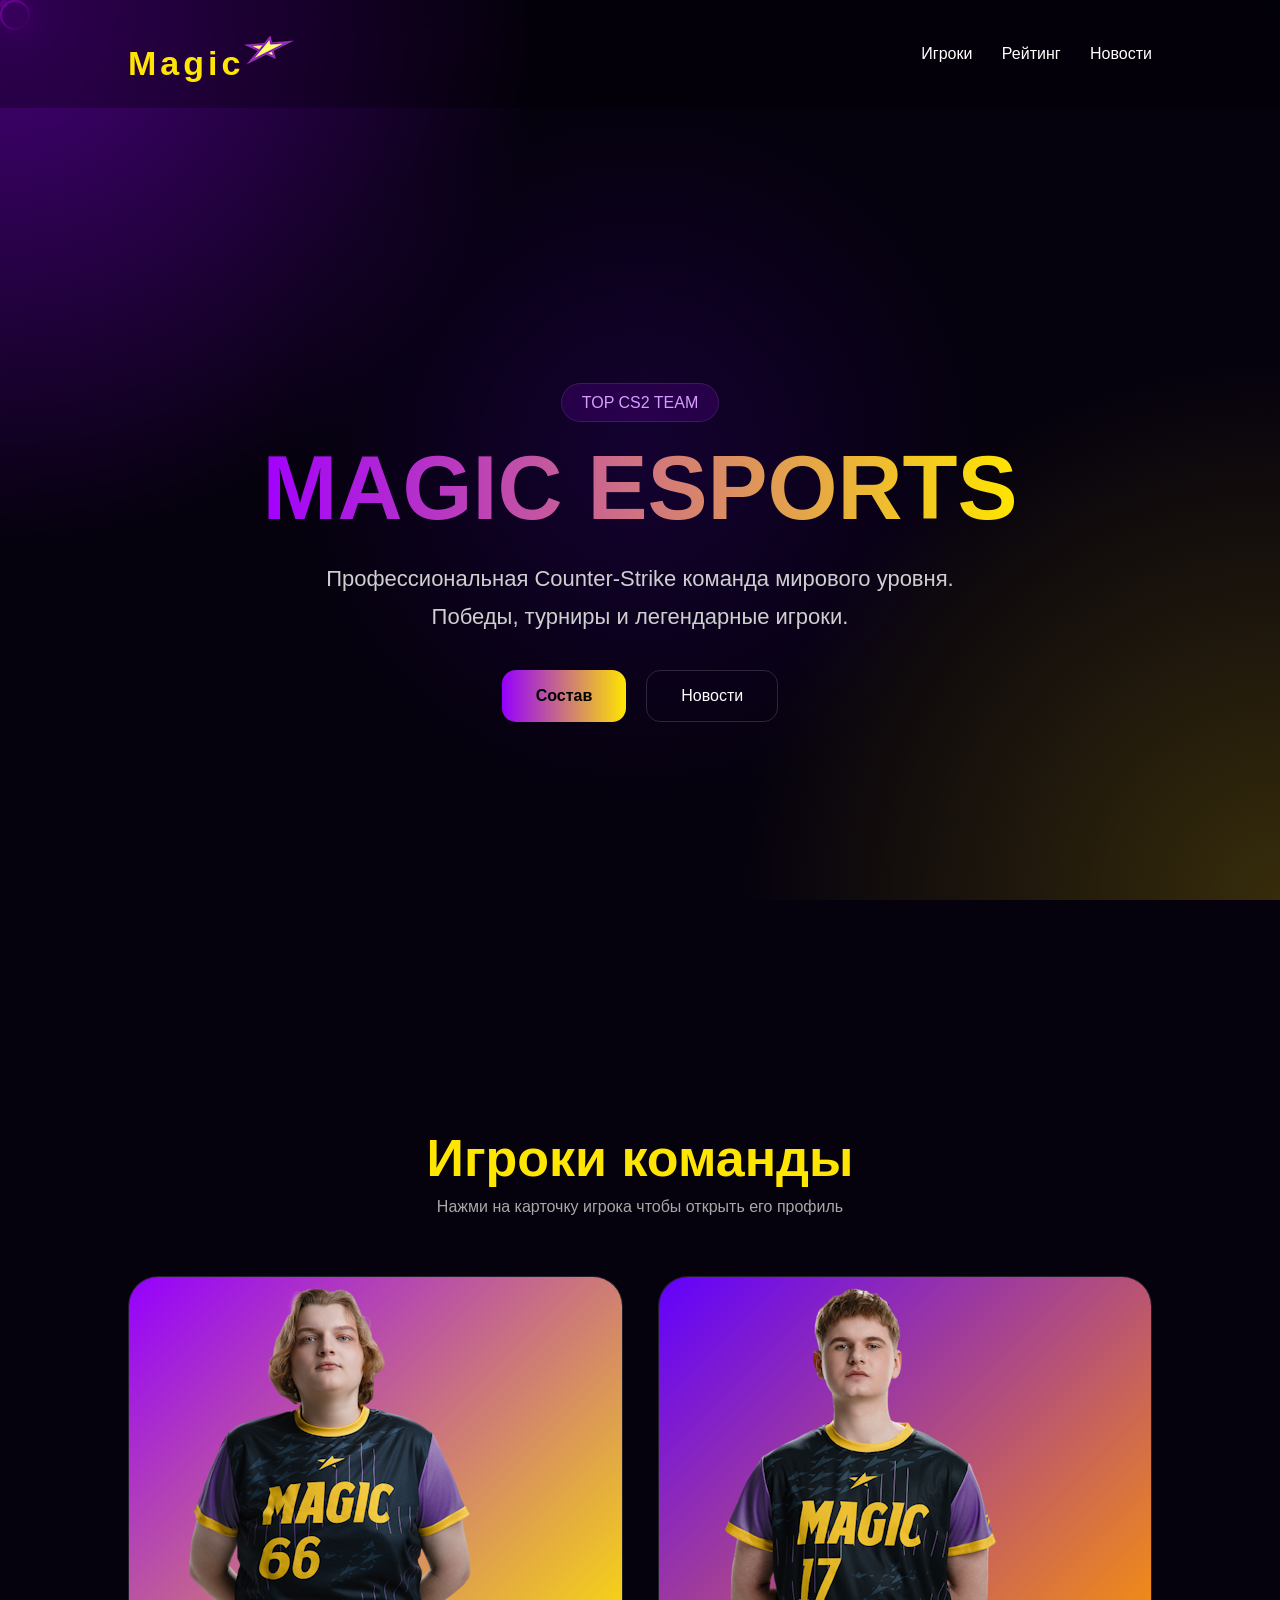
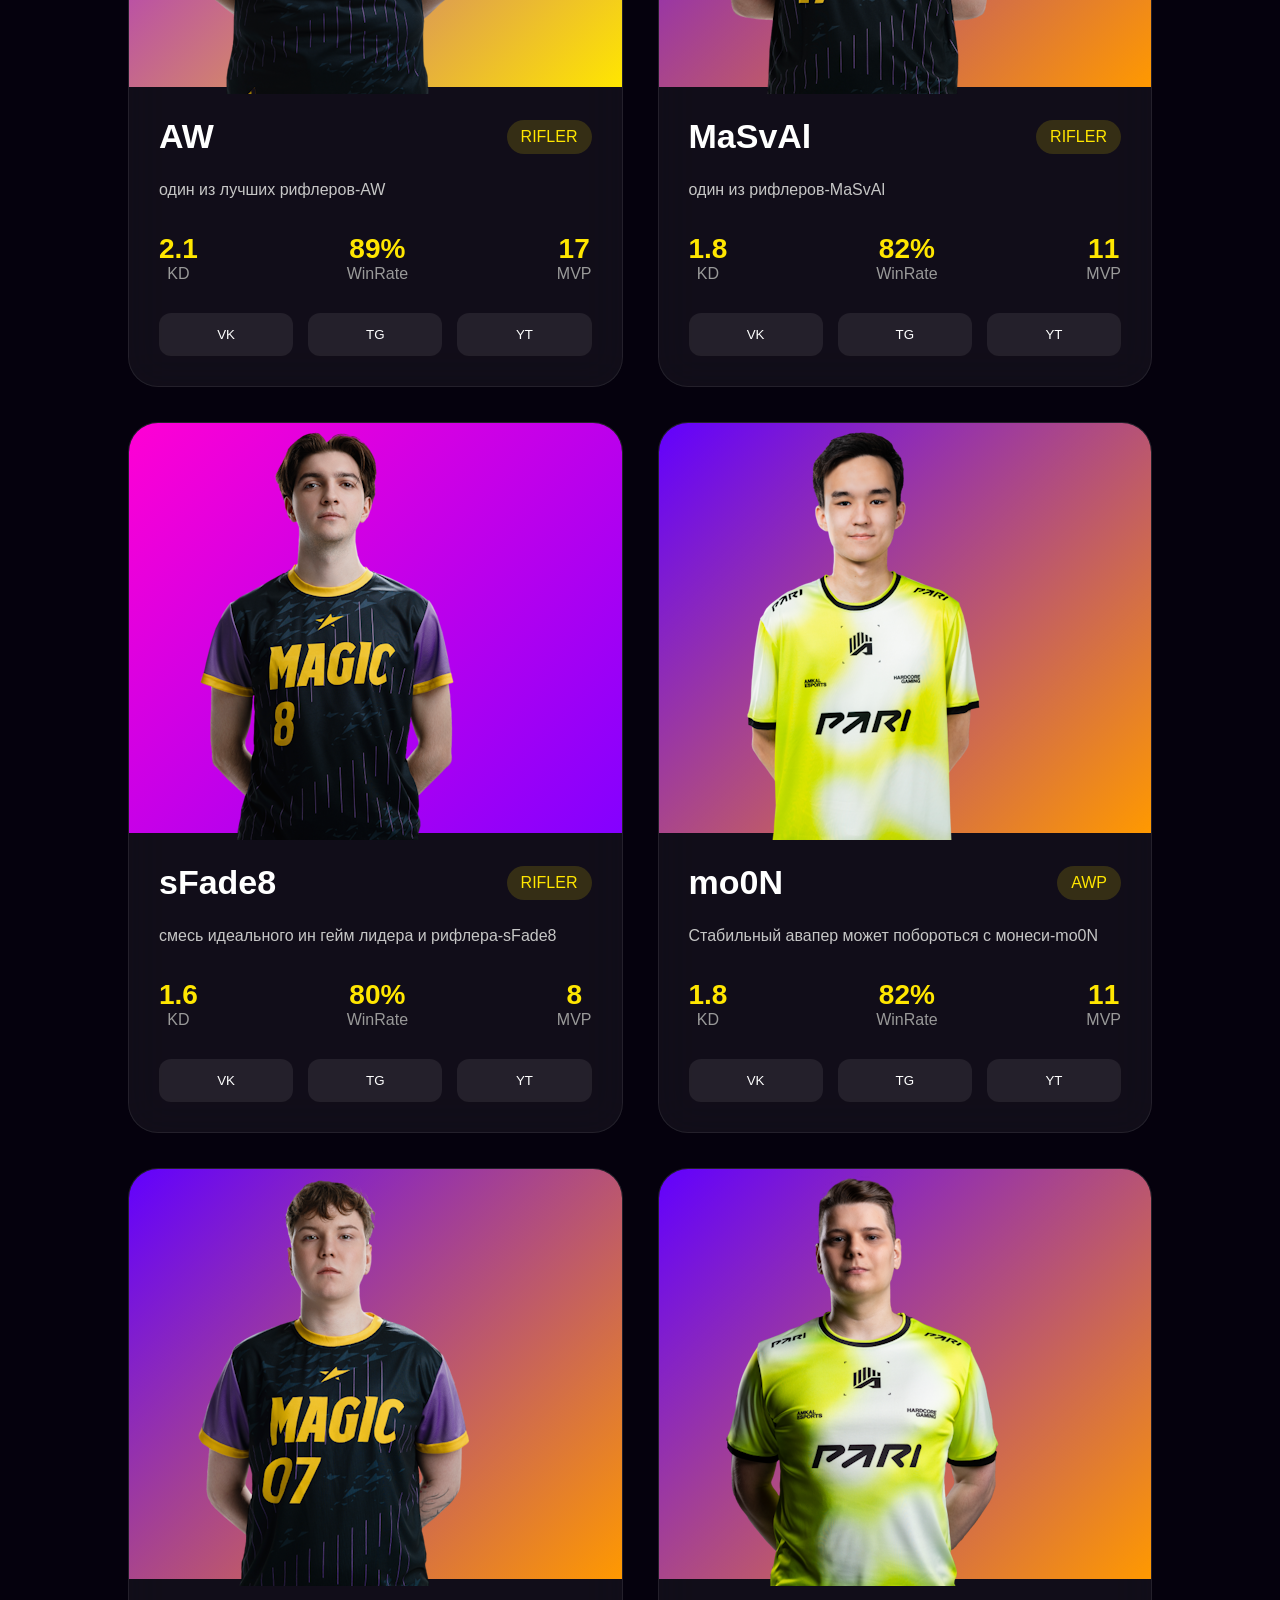
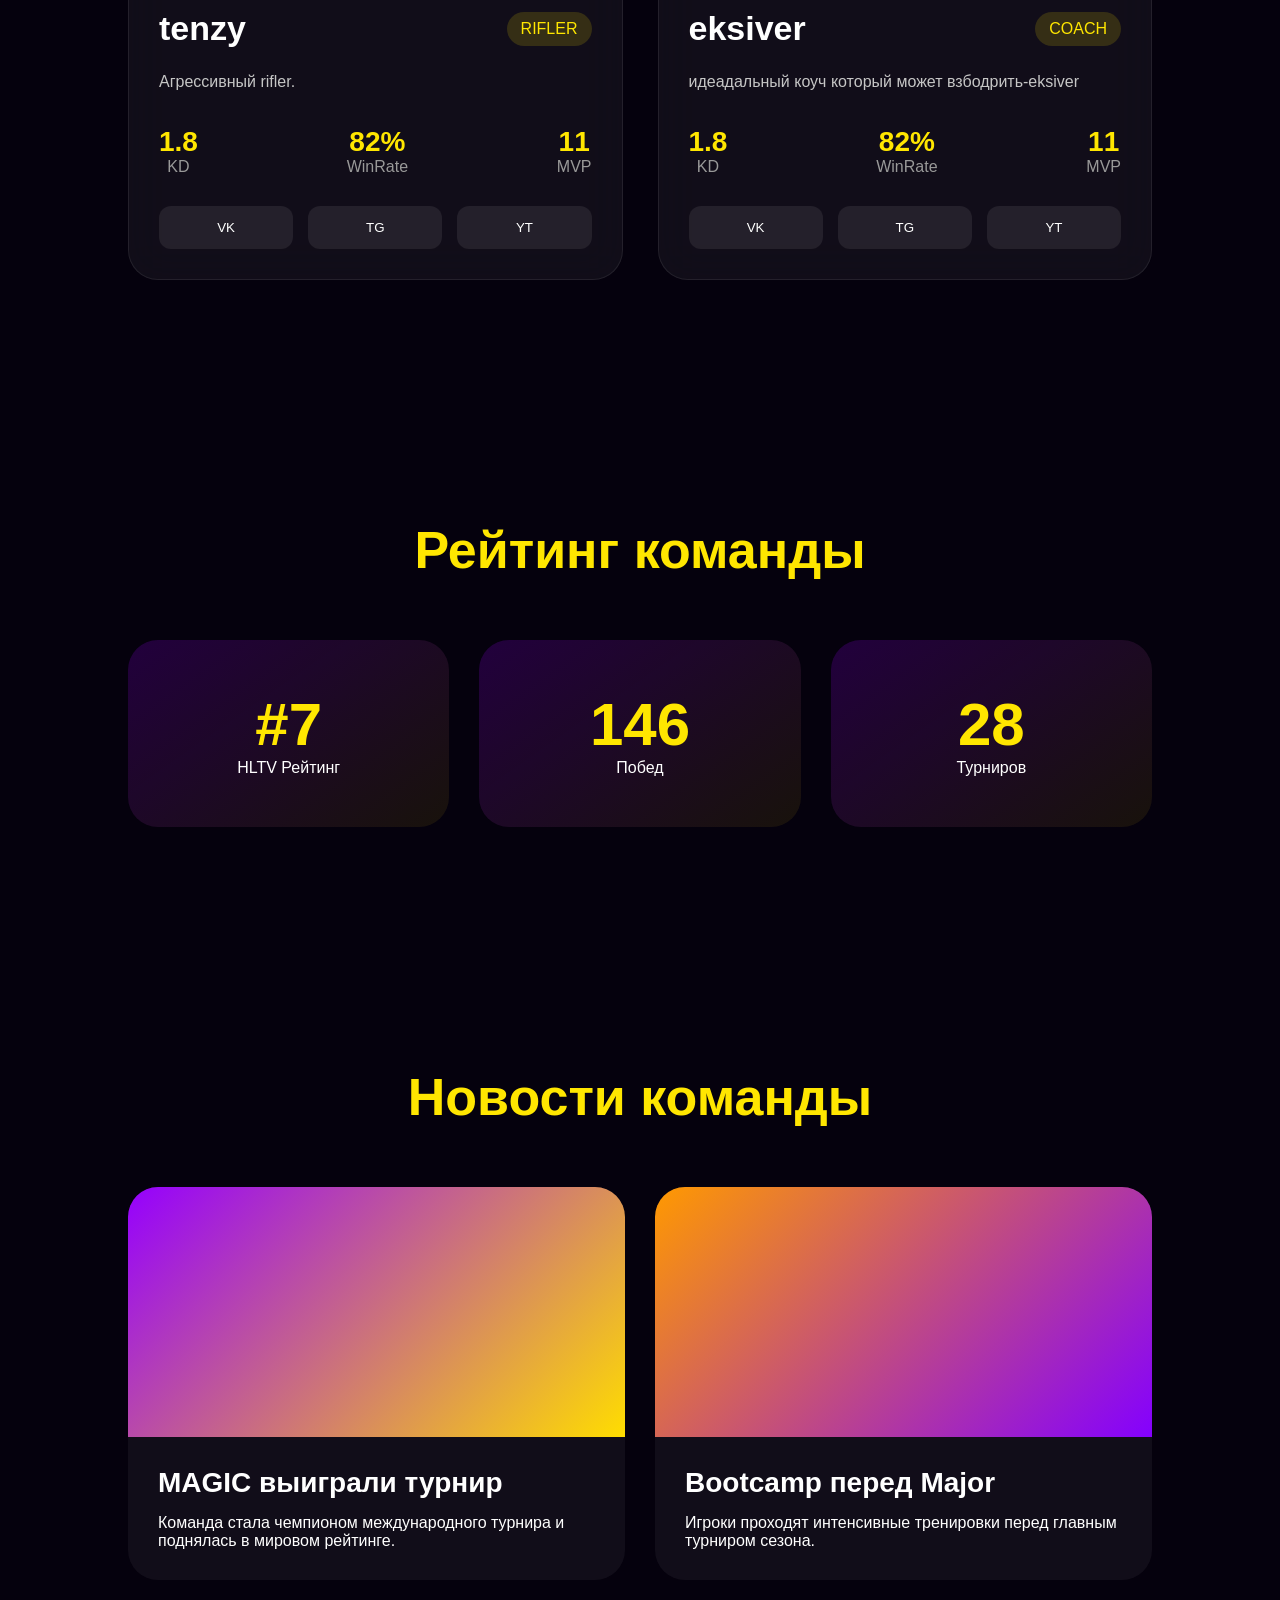
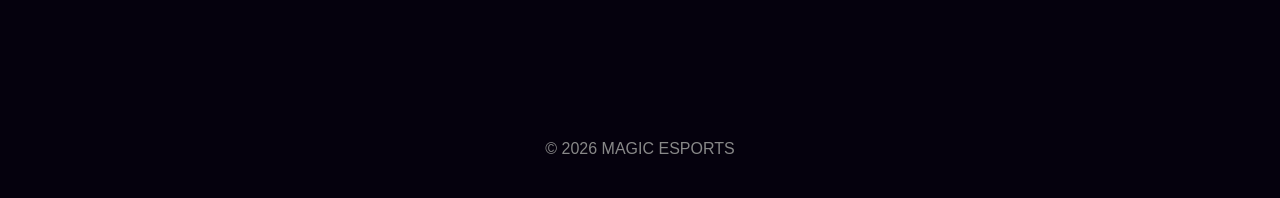
<file: Index.html>
<!DOCTYPE html>
<html lang="ru">
<head>
  <div class="cursor"></div>
  <div class="cursor2"></div>
  <div class="cursor3"></div>
  <meta charset="UTF-8" />
  <meta name="viewport" content="width=device-width, initial-scale=1.0"/>
  <title>MAGIC CS TEAM</title>
  <link rel="stylesheet" href="style.css">
</head>
<body>
  <div class="bg-animation"></div>
  <header class="header">
    <div class="logo">Magic<img class="logo" src="logo.png" alt=""></div>
    <nav>
      <a href="#players">Игроки</a>
      <a href="#ranking">Рейтинг</a>
      <a href="#news">Новости</a>
    </nav>
  </header>
  <section class="hero">
    <div class="hero-content">
      <span class="team-badge">TOP CS2 TEAM</span>
      <h1>MAGIC ESPORTS</h1>
      <p>
        Профессиональная Counter-Strike команда мирового уровня.
        Победы, турниры и легендарные игроки.
      </p>
      <div class="hero-buttons">
        <button class="main-btn">Состав</button>
        <button class="ghost-btn" id="newsBtn">Новости</button>
      </div>
    </div>
  </section>
  <!-- PLAYERS -->
  <section class="players" id="players">
    <div class="section-title">
      <h2>Игроки команды</h2>
      <p>Нажми на карточку игрока чтобы открыть его профиль</p>
    </div>
    <div class="player-grid">
      <!-- PLAYER -->
      <a href="shadow.html" class="player-card">
        <div class="player-image"><img src="AW.png" alt=""></div>
        <div class="player-info">
          <div class="top-info">
            <h3>AW</h3>
            <span class="role">RIFLER</span>
          </div>
          <p>
            один из лучших рифлеров-AW
          </p>
          <div class="stats">
            <div>
              <strong>2.1</strong>
              <span>KD</span>
            </div>
            <div>
              <strong>89%</strong>
              <span>WinRate</span>
            </div>
            <div>
              <strong>17</strong>
              <span>MVP</span>
            </div>
          </div>
          <div class="socials">
            <button>VK</button>
            <button>TG</button>
            <button>YT</button>
          </div>
        </div>
      </a>
      <!-- PLAYER -->
      <a href="vortex.html" class="player-card">
        <div class="player-image second"><img src="MaSvAl.png" alt=""></div>
        <div class="player-info">
          <div class="top-info">
            <h3>MaSvAl</h3>
            <span class="role">RIFLER</span>
          </div>
          <p>
            один из рифлеров-MaSvAl
          </p>
          <div class="stats">
            <div>
              <strong>1.8</strong>
              <span>KD</span>
            </div>
            <div>
              <strong>82%</strong>
              <span>WinRate</span>
            </div>
            <div>
              <strong>11</strong>
              <span>MVP</span>
            </div>
          </div>
          <div class="socials">
            <button>VK</button>
            <button>TG</button>
            <button>YT</button>
          </div>
        </div>
      </a>
      <!-- PLAYER -->
      <a href="ghost.html" class="player-card">
        <div class="player-image third"><img src="sFade8.png" alt=""></div>
        <div class="player-info">
          <div class="top-info">
            <h3>sFade8</h3>
            <span class="role">RIFLER</span>
          </div>
          <p>
           смесь идеального ин гейм лидера  и рифлера-sFade8
          </p>
          <div class="stats">
            <div>
              <strong>1.6</strong>
              <span>KD</span>
            </div>
            <div>
              <strong>80%</strong>
              <span>WinRate</span>
            </div>
            <div>
              <strong>8</strong>
              <span>MVP</span>
            </div>
          </div>
          <div class="socials">
            <button>VK</button>
            <button>TG</button>
            <button>YT</button>
          </div>
        </div>
      </a>
      <a href="blaze.html" class="player-card">
        <div class="player-image second"><img src="mo0N.png" alt=""></div>
        <div class="player-info">
          <div class="top-info">
            <h3>mo0N</h3>
            <span class="role">AWP</span>
          </div>
          <p>
            Стабильный авапер может побороться с монеси-mo0N
          </p>
          <div class="stats">
            <div>
              <strong>1.8</strong>
              <span>KD</span>
            </div>
            <div>
              <strong>82%</strong>
              <span>WinRate</span>
            </div>
            <div>
              <strong>11</strong>
              <span>MVP</span>
            </div>
          </div>
          <div class="socials">
            <button>VK</button>
            <button>TG</button>
            <button>YT</button>
          </div>
        </div>
      </a>
      <a href="nova.html" class="player-card">
        <div class="player-image second"><img src="tenzy.png" alt=""></div>
        <div class="player-info">
          <div class="top-info">
            <h3>tenzy</h3>
            <span class="role">RIFLER</span>
          </div>
          <p>
            Агрессивный rifler.
          </p>
          <div class="stats">
            <div>
              <strong>1.8</strong>
              <span>KD</span>
            </div>
            <div>
              <strong>82%</strong>
              <span>WinRate</span>
            </div>
            <div>
              <strong>11</strong>
              <span>MVP</span>
            </div>
          </div>
          <div class="socials">
            <button>VK</button>
            <button>TG</button>
            <button>YT</button>
          </div>
        </div>
      </a>
      <a href="reaper.html" class="player-card">
        <div class="player-image second"><img src="eksiver.png" alt=""></div>
        <div class="player-info">
          <div class="top-info">
            <h3>eksiver</h3>
            <span class="role">COACH</span>
          </div>
          <p>
            идеадальный коуч который может взбодрить-eksiver
          </p>
          <div class="stats">
            <div>
              <strong>1.8</strong>
              <span>KD</span>
            </div>
            <div>
              <strong>82%</strong>
              <span>WinRate</span>
            </div>
            <div>
              <strong>11</strong>
              <span>MVP</span>
            </div>
          </div>
          <div class="socials">
            <button>VK</button>
            <button>TG</button>
            <button>YT</button>
          </div>
        </div>
      </a>
    </div>
  </section>
  <!-- RANKING -->
  <section class="ranking" id="ranking">
    <div class="section-title">
      <h2>Рейтинг команды</h2>
    </div>
    <div class="ranking-box">
      <div class="rank-card">
        <h3>#7</h3>
        <p>HLTV Рейтинг</p>
      </div>
      <div class="rank-card">
        <h3>146</h3>
        <p>Побед</p>
      </div>
      <div class="rank-card">
        <h3>28</h3>
        <p>Турниров</p>
      </div>
    </div>
  </section>
  <!-- NEWS -->
  <section class="news" id="news">
    <div class="section-title">
      <h2>Новости команды</h2>
    </div>
    <div class="news-grid">
      <div class="news-card">
        <div class="news-image"></div>
        <div class="news-content">
          <h3>MAGIC выиграли турнир</h3>
          <p>
            Команда стала чемпионом международного турнира
            и поднялась в мировом рейтинге.
          </p>
        </div>
      </div>
      <div class="news-card">
        <div class="news-image second-news"></div>
        <div class="news-content">
          <h3>Bootcamp перед Major</h3>
          <p>
            Игроки проходят интенсивные тренировки
            перед главным турниром сезона.
          </p>
        </div>
      </div>
    </div>
  </section>
  <footer>
    © 2026 MAGIC ESPORTS
  </footer>
  <script src="script.js"></script>
</body>
</html>
</file>
<file: style.css>
*{
  margin:0;
  padding:0;
  box-sizing:border-box;
  font-family:Arial, sans-serif;
}
body{
  background:#05010d;
  color:white;
  overflow-x:hidden;
}

*{
    /* cursor: none; */
}

body{
    /* cursor: none;
    cursor: none; */
}


.cursor{
    width: 30px;
    height: 30px;
    border: 2px solid #c300ff;
    border-radius: 50%;
    position: absolute;
    transition-duration: 50ms;
    transition-timing-function: ease-out;
    animation: cursorAnim .5s infinite alternate;
}

.cursor2{
    width: 8px;
    height: 8px;
    background-color: #c300ff;
    border-radius: 50%;
    position: absolute;
    opacity: 60%;
    transition-duration: 200ms;
    transition-timing-function: ease-out;
    animation: cursorAnim .5s infinite alternate;
}

.cursor3{
    width: 30px;
    height: 30px;
    border: 2px solid #c300ff;
    border-radius: 50%;
    position: absolute;
    transition-duration: 50ms;
    transition-timing-function: ease-out;
    animation: cursorAnim .5s infinite alternate;
}


@keyframes cursorAnim1{
    0% {
        transform: scale(1);
    }
    50% {
        transform: scale(1.8);
    }
    100% {
        transform: scale(1);
        opacity: 0;
    }
}

@keyframes cursorAnim3{
    0% {
        transform: scale(1);
    }
    50% {
        transform: scale(0.9);
    }
    100% {
        transform: scale(1);
    }
}

.expand {
    animation: cursorAnim3 .5 forwards;
    border: 2px solid #c300ff;
}

.expand2 {
    animation: cursorAnim1 .5 forwards;
    border: 1px solid #4e0b62;
}
/* BACKGROUND */
.bg-animation{
  position:fixed;
  inset:0;
  z-index:-1;
  background:
  radial-gradient(circle at top left,
  rgba(149,0,255,0.45),
  transparent 35%),
  radial-gradient(circle at bottom right,
  rgba(255,217,0,0.20),
  transparent 35%),
  radial-gradient(circle at center,
  rgba(111,0,255,0.15),
  transparent 45%),
  #05010d;
}
/* HEADER */
.header{
  width:100%;
  display:flex;
  justify-content:space-between;
  align-items:center;
  padding:25px 10%;
  position:sticky;
  top:0;
  backdrop-filter:blur(15px);
  background:rgba(0,0,0,0.3);
  z-index:100;
}
.logo{
  font-size:34px;
  font-weight:bold;
  color:#ffe600;
  letter-spacing:4px;
}
nav a{
  color:white;
  text-decoration:none;
  margin-left:25px;
  transition:0.3s;
}
nav a:hover{
  color:#b95cff;
}
/* HERO */
.hero{
  min-height:100vh;
  display:flex;
  align-items:center;
  justify-content:center;
  text-align:center;
  padding:20px;
}
.hero-content{
  animation:fadeUp 1s ease;
}
.team-badge{
  padding:10px 20px;
  border-radius:30px;
  background:rgba(162,0,255,0.15);
  border:1px solid rgba(255,255,255,0.1);
  color:#d89cff;
}
.hero h1{
  font-size:90px;
  margin-top:25px;
  background:linear-gradient(90deg,#a200ff,#ffe600);
  -webkit-background-clip:text;
  -webkit-text-fill-color:transparent;
}
.hero p{
  max-width:700px;
  margin:auto;
  margin-top:20px;
  font-size:22px;
  color:#cfcfcf;
  line-height:1.7;
}
.hero-buttons{
  margin-top:35px;
  display:flex;
  justify-content:center;
  gap:20px;
}
.main-btn,
.ghost-btn{
  padding:16px 34px;
  border:none;
  border-radius:14px;
  cursor:pointer;
  font-size:16px;
  transition:0.4s;
}
.main-btn{
  background:linear-gradient(90deg,#9500ff,#ffe600);
  color:black;
  font-weight:bold;
}
.main-btn:hover{
  transform:translateY(-5px) scale(1.05);
}
.ghost-btn{
  background:transparent;
  border:1px solid rgba(255,255,255,0.15);
  color:white;
}
.ghost-btn:hover{
  background:rgba(255,255,255,0.08);
}
/* SECTIONS */
section{
  padding:120px 10%;
}
.section-title{
  text-align:center;
  margin-bottom:60px;
}
.section-title h2{
  font-size:52px;
  margin-bottom:10px;
  color:#ffe600;
}
.section-title p{
  color:#a8a8a8;
}
/* PLAYERS */
.player-grid{
  display:grid;
  grid-template-columns:repeat(auto-fit,minmax(400px,1fr));
  gap:35px;
}
.player-card{
  text-decoration:none;
  color:white;
  min-height:520px;
  background:rgba(255,255,255,0.05);
  border:1px solid rgba(255,255,255,0.08);
  border-radius:30px;
  overflow:hidden;
  transition:0.5s;
  position:relative;
  backdrop-filter:blur(20px);
}
.player-card:hover{
  transform:translateY(-15px) scale(1.02);
  box-shadow:
  0 0 50px rgba(149,0,255,0.3),
  0 0 90px rgba(255,230,0,0.15);
}
.player-image{
  height:410px;
  background:
  linear-gradient(135deg,#9500ff,#ffe600);
}
.second{
  background:
  linear-gradient(135deg,#6200ff,#ff9900);
}
.third{
  background:
  linear-gradient(135deg,#ff00d4,#8400ff);
}
.player-info{
  padding:30px;
}
.top-info{
  display:flex;
  justify-content:space-between;
  align-items:center;
}
.top-info h3{
  font-size:34px;
}
.role{
  padding:8px 14px;
  border-radius:30px;
  background:rgba(255,230,0,0.15);
  color:#ffe600;
}
.player-info p{
  margin-top:20px;
  color:#c6c6c6;
  line-height:1.7;
}
.stats{
  display:flex;
  justify-content:space-between;
  margin-top:30px;
}
.stats div{
  text-align:center;
}
.stats strong{
  display:block;
  font-size:28px;
  color:#ffe600;
}
.stats span{
  color:#999;
}
/* SOCIALS */
.socials{
  display:flex;
  gap:15px;
  margin-top:30px;
}
.socials button{
  flex:1;
  padding:14px;
  border:none;
  border-radius:12px;
  background:rgba(255,255,255,0.08);
  color:white;
  cursor:pointer;
  transition:0.3s;
}
.socials button:hover{
  background:#9500ff;
  transform:translateY(-4px);
}
/* RANK */
.ranking-box{
  display:grid;
  grid-template-columns:repeat(auto-fit,minmax(250px,1fr));
  gap:30px;
}
.rank-card{
  padding:50px;
  border-radius:30px;
  background:
  linear-gradient(145deg,
  rgba(149,0,255,0.2),
  rgba(255,230,0,0.08));
  text-align:center;
  transition:0.4s;
}
.rank-card:hover{
  transform:translateY(-10px);
}
.rank-card h3{
  font-size:60px;
  color:#ffe600;
}
/* NEWS */
.news-grid{
  display:grid;
  grid-template-columns:repeat(auto-fit,minmax(400px,1fr));
  gap:30px;
}
.news-card{
  background:rgba(255,255,255,0.05);
  border-radius:30px;
  overflow:hidden;
  transition:0.4s;
}
.news-card:hover{
  transform:translateY(-10px);
}
.news-image{
  height:250px;
  background:linear-gradient(135deg,#9500ff,#ffdd00);
}
.second-news{
  background:linear-gradient(135deg,#ff9900,#8400ff);
}
.news-content{
  padding:30px;
}
.news-content h3{
  margin-bottom:15px;
  font-size:28px;
}
/* PLAYER PAGE */
.player-page{
  min-height:100vh;
  display:grid;
  grid-template-columns:500px 1fr;
  gap:60px;
  align-items:center;
  padding:100px 10%;
}
.player-page-image{
  height:700px;
  border-radius:35px;
  background:
  linear-gradient(135deg,#9500ff,#ffe600);
  animation:float 4s ease-in-out infinite;
}
.player-role{
  color:#ffe600;
  letter-spacing:2px;
}
.player-page-content h1{
  font-size:90px;
  margin:20px 0;
}
.player-page-content p{
  color:#c9c9c9;
  line-height:1.8;
  max-width:700px;
}
.player-page-content hidden-element show-element{
    padding:0px 0px 0px 100px;
}
.player-full-stats{
  display:flex;
  gap:25px;
  margin-top:40px;
}
.big-stat{
  width:170px;
  padding:30px;
  border-radius:25px;
  background:rgba(255,255,255,0.06);
  text-align:center;
}
.big-stat h2{
  font-size:48px;
  color:#ffe600;
}
.large-socials{
  max-width:500px;
}
.AWW{
    width:100%;
    padding:60px 0px 0px 0px;
}
/* PLAYER PAGE THEMES */
.shadow-player{
  background:
  linear-gradient(135deg,#6a00ff,#ffe600);
}
.vortex-player{
  background:
  linear-gradient(135deg,#3700ff,#ff8800);
}
.ghost-player{
  background:
  linear-gradient(135deg,#ff00c8,#6a00ff);
}
.blaze-player{
  background:
  linear-gradient(135deg,#ff6600,#ffd000);
}
.nova-player{
  background:
  linear-gradient(135deg,#8400ff,#00d9ff);
}
.reaper-player{
  background:
  linear-gradient(135deg,#ff003c,#4b0082);
}
/* FOOTER */
footer{
  padding:40px;
  text-align:center;
  color:#888;
}
/* ANIMATIONS */
@keyframes fadeUp{
  from{
    opacity:0;
    transform:translateY(60px);
  }
  to{
    opacity:1;
    transform:translateY(0);
  }
}
@keyframes float{
  0%{
    transform:translateY(0);
  }
  50%{
    transform:translateY(-20px);
  }
  100%{
    transform:translateY(0);
  }
}
/* RESPONSIVE */
@media(max-width:1000px){
  .player-page{
    grid-template-columns:1fr;
  }
  .player-page-image{
    height:500px;
  }
  .hero h1{
    font-size:60px;
  }
}
@media(max-width:768px){
  .header{
    flex-direction:column;
    gap:15px;
  }
  .player-grid{
    grid-template-columns:1fr;
  }
  .news-grid{
    grid-template-columns:1fr;
  }
  .hero h1{
    font-size:45px;
  }
}
</file>
